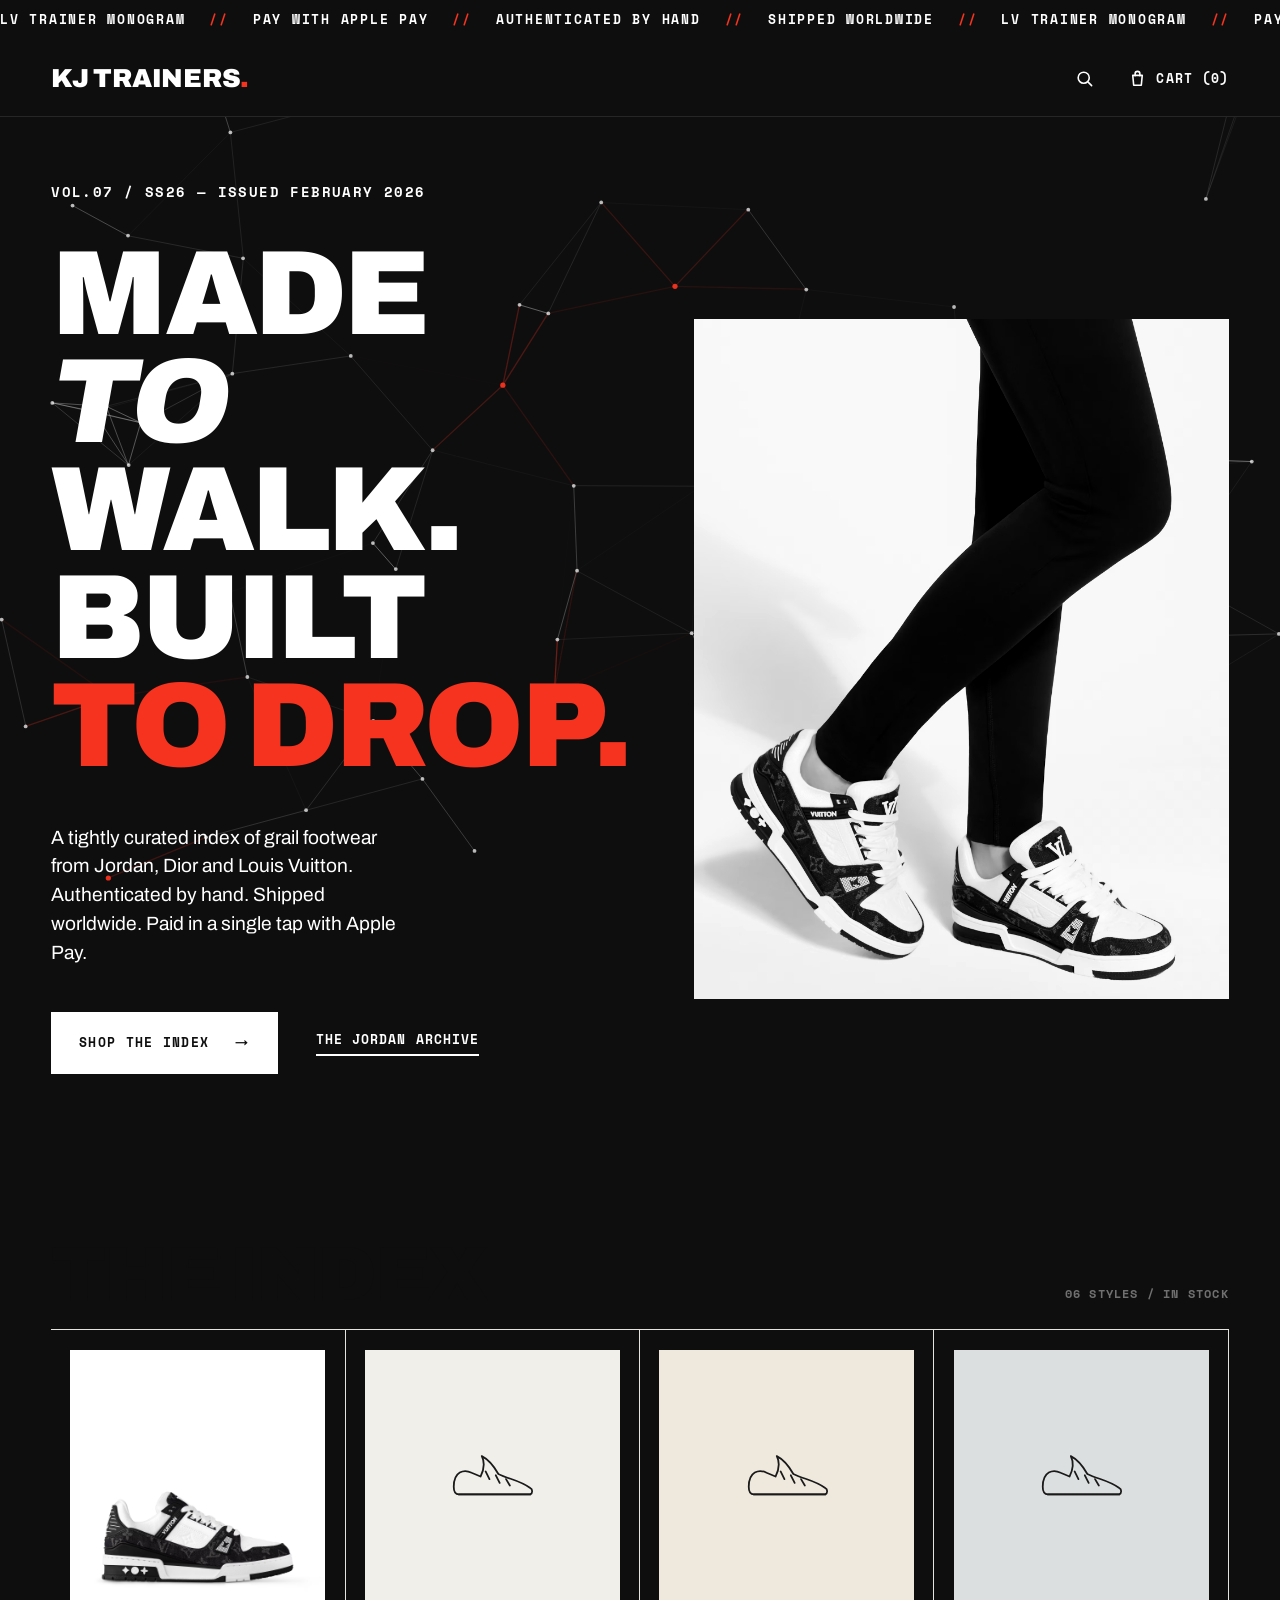
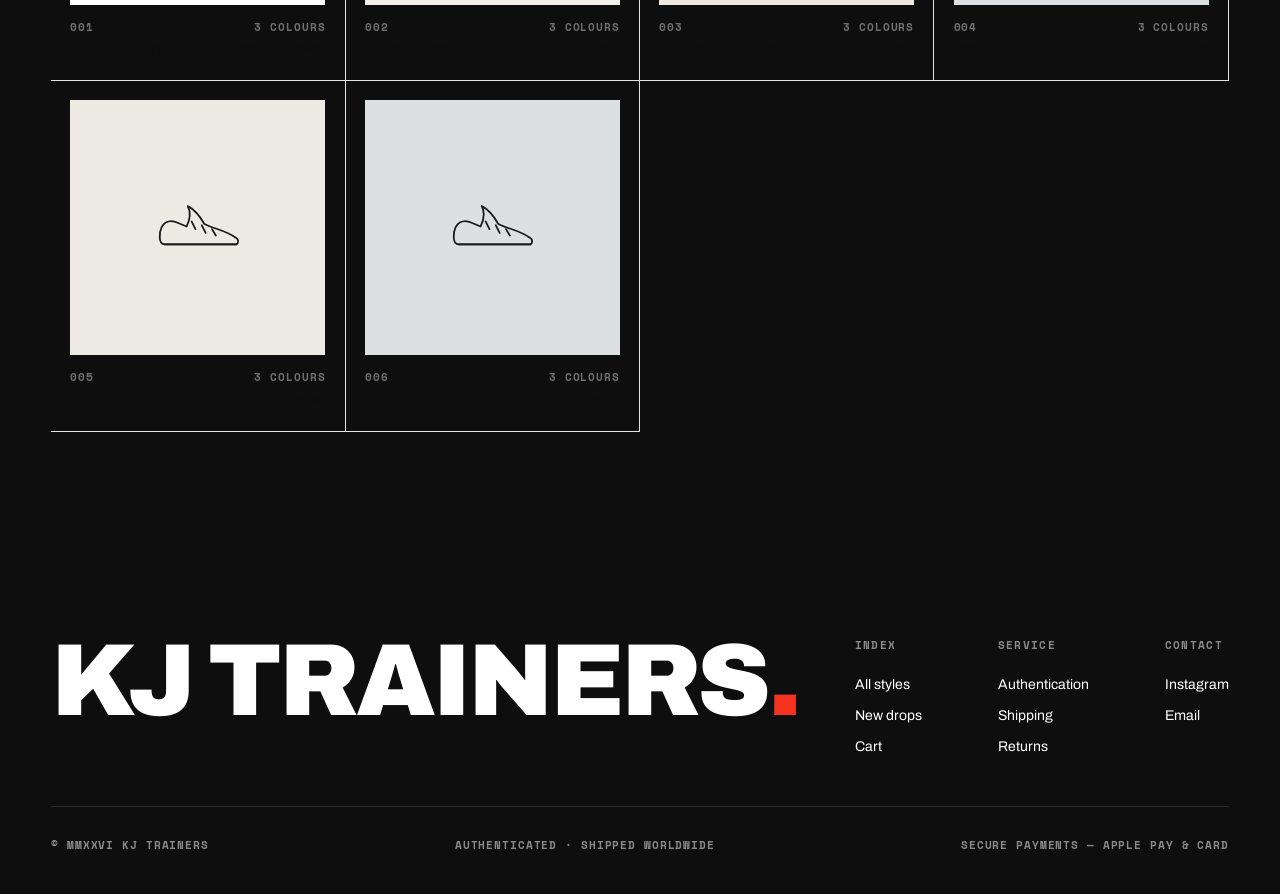
<file: index.html>
<!DOCTYPE html>
<html lang="en">
<head>
  <meta charset="UTF-8">
  <meta name="viewport" content="width=device-width, initial-scale=1">
  <title>KJ TRAINERS — Grail Footwear, Authenticated</title>
  <link rel="preconnect" href="https://fonts.googleapis.com">
  <link rel="preconnect" href="https://fonts.gstatic.com" crossorigin>
  <link href="https://fonts.googleapis.com/css2?family=Archivo:ital,wght@0,400;0,500;0,700;0,800;0,900;1,800;1,900&family=Space+Mono:wght@400;700&display=swap" rel="stylesheet">
  <link rel="stylesheet" href="css/home.css?v=4">
</head>
<body>
  <canvas class="bg-canvas" id="bg-canvas" aria-hidden="true"></canvas>

  <div class="ticker" aria-hidden="true">
    <div class="ticker-track">
      <div class="ticker-group">
        <span>LV Trainer Monogram</span><span class="sep">//</span>
        <span>Pay with Apple Pay</span><span class="sep">//</span>
        <span>Authenticated by hand</span><span class="sep">//</span>
        <span>Shipped worldwide</span><span class="sep">//</span>
      </div>
      <div class="ticker-group">
        <span>LV Trainer Monogram</span><span class="sep">//</span>
        <span>Pay with Apple Pay</span><span class="sep">//</span>
        <span>Authenticated by hand</span><span class="sep">//</span>
        <span>Shipped worldwide</span><span class="sep">//</span>
      </div>
    </div>
  </div>

  <header class="kjheader">
    <div class="kjheader-inner">
      <a class="brand" href="index.html">KJ&nbsp;Trainers<span class="dot">.</span></a>
      <div class="kjheader-actions">
        <button class="icon-btn" aria-label="Search">
          <svg width="19" height="19" viewBox="0 0 24 24" fill="none" stroke="currentColor" stroke-width="2" stroke-linecap="round">
            <circle cx="11" cy="11" r="7"/><line x1="21" y1="21" x2="16.6" y2="16.6"/>
          </svg>
        </button>
        <a class="cart-link" href="cart.html">
          <svg width="19" height="19" viewBox="0 0 24 24" fill="none" stroke="currentColor" stroke-width="2" stroke-linecap="round" stroke-linejoin="round">
            <path d="M6 8h12l-1.2 12.5H7.2L6 8z"/><path d="M9 8.5V6a3 3 0 0 1 6 0v2.5"/>
          </svg>
          <span>Cart (<span data-cart-count>0</span>)</span>
        </a>
      </div>
    </div>
  </header>

  <main>
    <section class="hero">
      <div class="hero-text">
        <p class="hero-meta" data-reveal>Vol.07 / SS26 &mdash; Issued February 2026</p>
        <h1 class="hero-headline" data-reveal>Made<br><em>To</em> Walk.<br>Built<br><span class="accent">To Drop.</span></h1>
        <p class="hero-lede" data-reveal>A tightly curated index of grail footwear from Jordan, Dior and Louis Vuitton. Authenticated by hand. Shipped worldwide. Paid in a single tap with Apple Pay.</p>
        <div class="hero-actions" data-reveal>
          <a class="btn" href="shop.html">Shop the index <span class="arrow">&rarr;</span></a>
          <a class="ulink" href="shop.html">The Jordan Archive</a>
        </div>
      </div>
      <figure class="hero-figure" data-reveal>
        <img src="images/black-worn.jpg" alt="KJ Trainers — worn on foot">
      </figure>
    </section>

    <section class="index">
      <div class="index-head">
        <h2 data-reveal>The Index</h2>
        <span class="mono" data-reveal>06 Styles / In Stock</span>
      </div>
      <div class="grid" data-grid></div>
    </section>
  </main>

  <footer class="kjfooter">
    <div class="kjfooter-top">
      <div class="kjfooter-brand">KJ Trainers<span class="dot">.</span></div>
      <div class="kjfooter-cols">
        <div class="fcol">
          <h4>Index</h4>
          <a href="shop.html">All styles</a>
          <a href="shop.html">New drops</a>
          <a href="cart.html">Cart</a>
        </div>
        <div class="fcol">
          <h4>Service</h4>
          <a href="#">Authentication</a>
          <a href="#">Shipping</a>
          <a href="#">Returns</a>
        </div>
        <div class="fcol">
          <h4>Contact</h4>
          <a href="#">Instagram</a>
          <a href="#">Email</a>
        </div>
      </div>
    </div>
    <div class="kjfooter-bottom">
      <span>&copy; MMXXVI KJ Trainers</span>
      <span>Authenticated &middot; Shipped Worldwide</span>
      <span>Secure payments &mdash; Apple Pay &amp; Card</span>
    </div>
  </footer>

  <script src="js/products.js?v=5"></script>
  <script src="js/ui.js?v=5"></script>
  <script src="js/reveal.js?v=5"></script>
  <script src="js/animation.js?v=10"></script>
  <script>
    (function () {
      function card(p, i) {
        var idx = String(i + 1).padStart(3, '0');
        var n = p.colors.length;
        return '<a class="card" href="product.html?id=' + p.id + '" data-reveal>' +
          '<div class="card-frame">' + mainVisual(p) + '</div>' +
          '<div class="card-meta"><span>' + idx + '</span>' +
          '<span>' + n + ' Colour' + (n > 1 ? 's' : '') + '</span></div>' +
          '<div class="card-row"><span class="card-name">' + p.name + '</span>' +
          '<span class="card-price">' + money(p.price) + '</span></div>' +
        '</a>';
      }
      document.querySelector('[data-grid]').innerHTML =
        PRODUCTS.map(function (p, i) { return card(p, i); }).join('');
      if (window.revealScan) window.revealScan();
    })();
  </script>
</body>
</html>
</file>
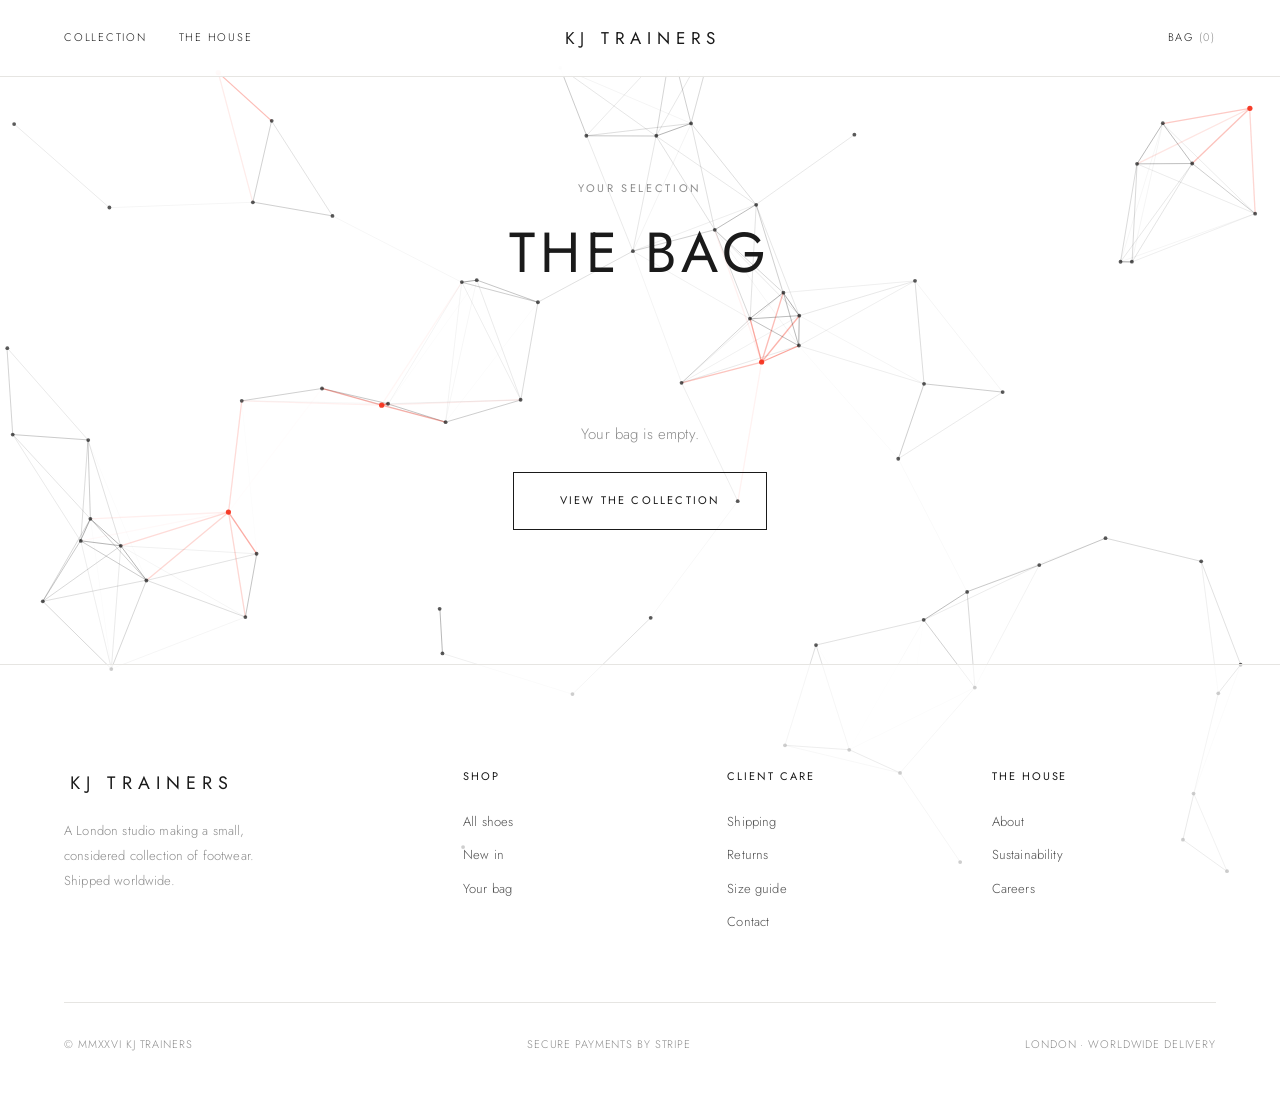
<file: cart.html>
<!DOCTYPE html>
<html lang="en">
<head>
  <meta charset="UTF-8">
  <meta name="viewport" content="width=device-width, initial-scale=1">
  <title>Bag — KJ TRAINERS</title>
  <link rel="preconnect" href="https://fonts.googleapis.com">
  <link rel="preconnect" href="https://fonts.gstatic.com" crossorigin>
  <link href="https://fonts.googleapis.com/css2?family=Jost:wght@300;400;500&display=swap" rel="stylesheet">
  <link rel="stylesheet" href="css/style.css?v=6">
</head>
<body>
  <canvas class="bg-canvas" id="bg-canvas" aria-hidden="true"></canvas>

  <header class="site-header">
    <div class="header-inner container">
      <div class="header-left">
        <a class="nav-link" href="shop.html">Collection</a>
        <a class="nav-link" href="index.html#about">The House</a>
        <button class="nav-toggle" aria-label="Menu" data-nav-toggle><span></span><span></span></button>
      </div>
      <a class="brand" href="index.html">KJ TRAINERS</a>
      <div class="header-right">
        <a class="nav-link" href="cart.html">Bag <span>(<span data-cart-count>0</span>)</span></a>
      </div>
    </div>
    <nav class="nav-menu" data-nav>
      <a class="nav-link" href="shop.html">Collection</a>
      <a class="nav-link" href="index.html#about">The House</a>
      <a class="nav-link" href="cart.html">Bag</a>
    </nav>
  </header>

  <main>
    <div class="container page-head">
      <span class="eyebrow" data-reveal>Your Selection</span>
      <h1 class="page-title" data-reveal style="transition-delay:90ms">The Bag</h1>
    </div>
    <div class="container" data-cart></div>
  </main>

  <footer class="site-footer">
    <div class="container">
      <div class="footer-top">
        <div class="footer-brand">
          <span class="brand">KJ TRAINERS</span>
          <p>A London studio making a small,<br>considered collection of footwear.<br>Shipped worldwide.</p>
        </div>
        <div class="footer-col">
          <h4>Shop</h4>
          <a href="shop.html">All shoes</a>
          <a href="shop.html">New in</a>
          <a href="cart.html">Your bag</a>
        </div>
        <div class="footer-col">
          <h4>Client Care</h4>
          <a href="#">Shipping</a>
          <a href="#">Returns</a>
          <a href="#">Size guide</a>
          <a href="#">Contact</a>
        </div>
        <div class="footer-col">
          <h4>The House</h4>
          <a href="index.html#about">About</a>
          <a href="#">Sustainability</a>
          <a href="#">Careers</a>
        </div>
      </div>
      <div class="footer-bottom">
        <p>&copy; MMXXVI KJ Trainers</p>
        <p>Secure payments by Stripe</p>
        <p>London &middot; Worldwide delivery</p>
      </div>
    </div>
  </footer>

  <script src="js/products.js?v=5"></script>
  <script src="js/ui.js?v=5"></script>
  <script src="js/reveal.js?v=5"></script>
  <script src="js/animation.js?v=10"></script>
  <script src="js/cart.js?v=5"></script>
</body>
</html>
</file>
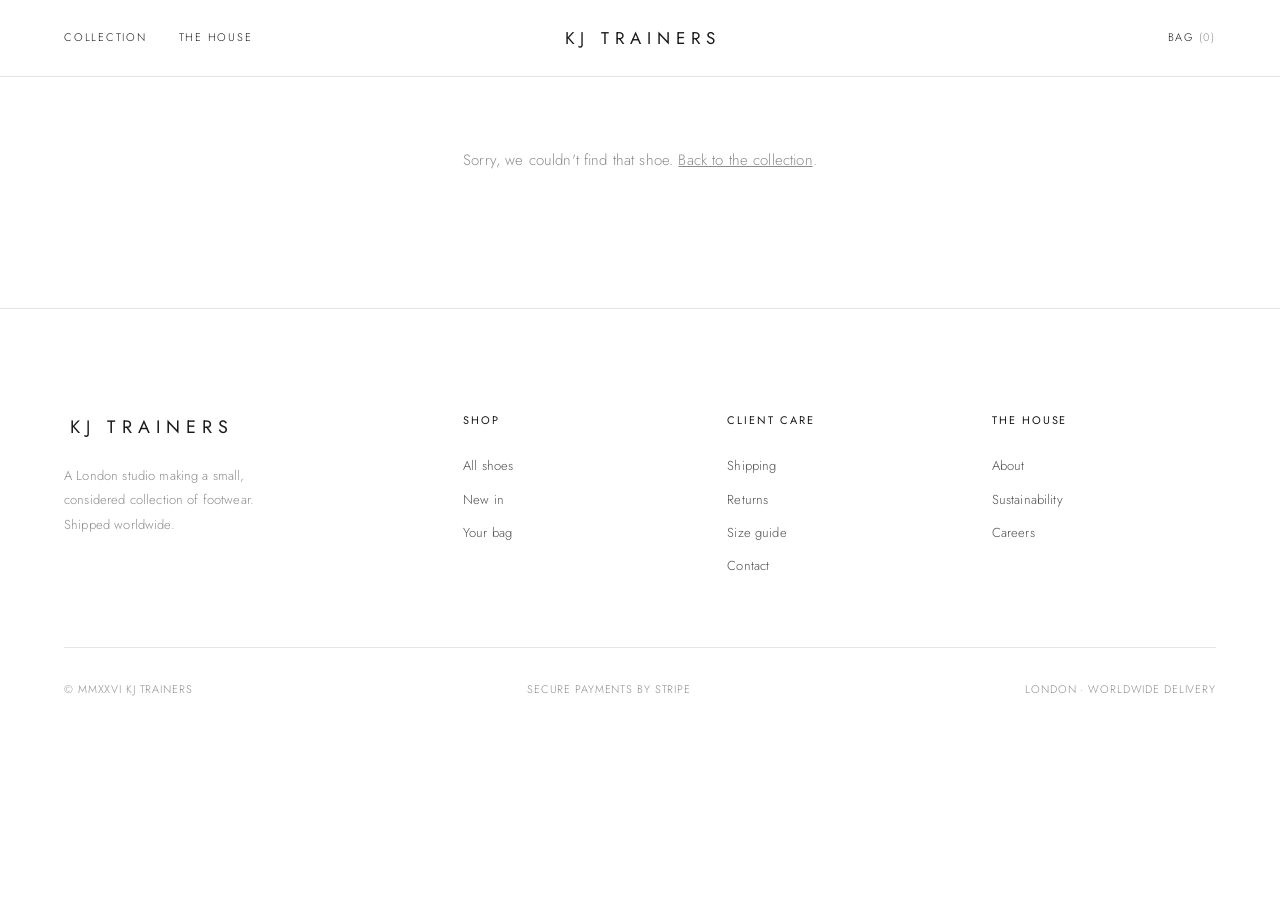
<file: product.html>
<!DOCTYPE html>
<html lang="en">
<head>
  <meta charset="UTF-8">
  <meta name="viewport" content="width=device-width, initial-scale=1">
  <title>Product — KJ TRAINERS</title>
  <link rel="preconnect" href="https://fonts.googleapis.com">
  <link rel="preconnect" href="https://fonts.gstatic.com" crossorigin>
  <link href="https://fonts.googleapis.com/css2?family=Jost:wght@300;400;500&display=swap" rel="stylesheet">
  <link rel="stylesheet" href="css/style.css?v=6">
</head>
<body>
  <canvas class="bg-canvas" id="bg-canvas" aria-hidden="true"></canvas>

  <header class="site-header">
    <div class="header-inner container">
      <div class="header-left">
        <a class="nav-link" href="shop.html">Collection</a>
        <a class="nav-link" href="index.html#about">The House</a>
        <button class="nav-toggle" aria-label="Menu" data-nav-toggle><span></span><span></span></button>
      </div>
      <a class="brand" href="index.html">KJ TRAINERS</a>
      <div class="header-right">
        <a class="nav-link" href="cart.html">Bag <span>(<span data-cart-count>0</span>)</span></a>
      </div>
    </div>
    <nav class="nav-menu" data-nav>
      <a class="nav-link" href="shop.html">Collection</a>
      <a class="nav-link" href="index.html#about">The House</a>
      <a class="nav-link" href="cart.html">Bag</a>
    </nav>
  </header>

  <main class="container" data-pdp></main>

  <footer class="site-footer">
    <div class="container">
      <div class="footer-top">
        <div class="footer-brand">
          <span class="brand">KJ TRAINERS</span>
          <p>A London studio making a small,<br>considered collection of footwear.<br>Shipped worldwide.</p>
        </div>
        <div class="footer-col">
          <h4>Shop</h4>
          <a href="shop.html">All shoes</a>
          <a href="shop.html">New in</a>
          <a href="cart.html">Your bag</a>
        </div>
        <div class="footer-col">
          <h4>Client Care</h4>
          <a href="#">Shipping</a>
          <a href="#">Returns</a>
          <a href="#">Size guide</a>
          <a href="#">Contact</a>
        </div>
        <div class="footer-col">
          <h4>The House</h4>
          <a href="index.html#about">About</a>
          <a href="#">Sustainability</a>
          <a href="#">Careers</a>
        </div>
      </div>
      <div class="footer-bottom">
        <p>&copy; MMXXVI KJ Trainers</p>
        <p>Secure payments by Stripe</p>
        <p>London &middot; Worldwide delivery</p>
      </div>
    </div>
  </footer>

  <script src="js/products.js?v=5"></script>
  <script src="js/ui.js?v=5"></script>
  <script src="js/reveal.js?v=5"></script>
  <script src="js/animation.js?v=10"></script>
  <script src="js/product.js?v=6"></script>
</body>
</html>
</file>
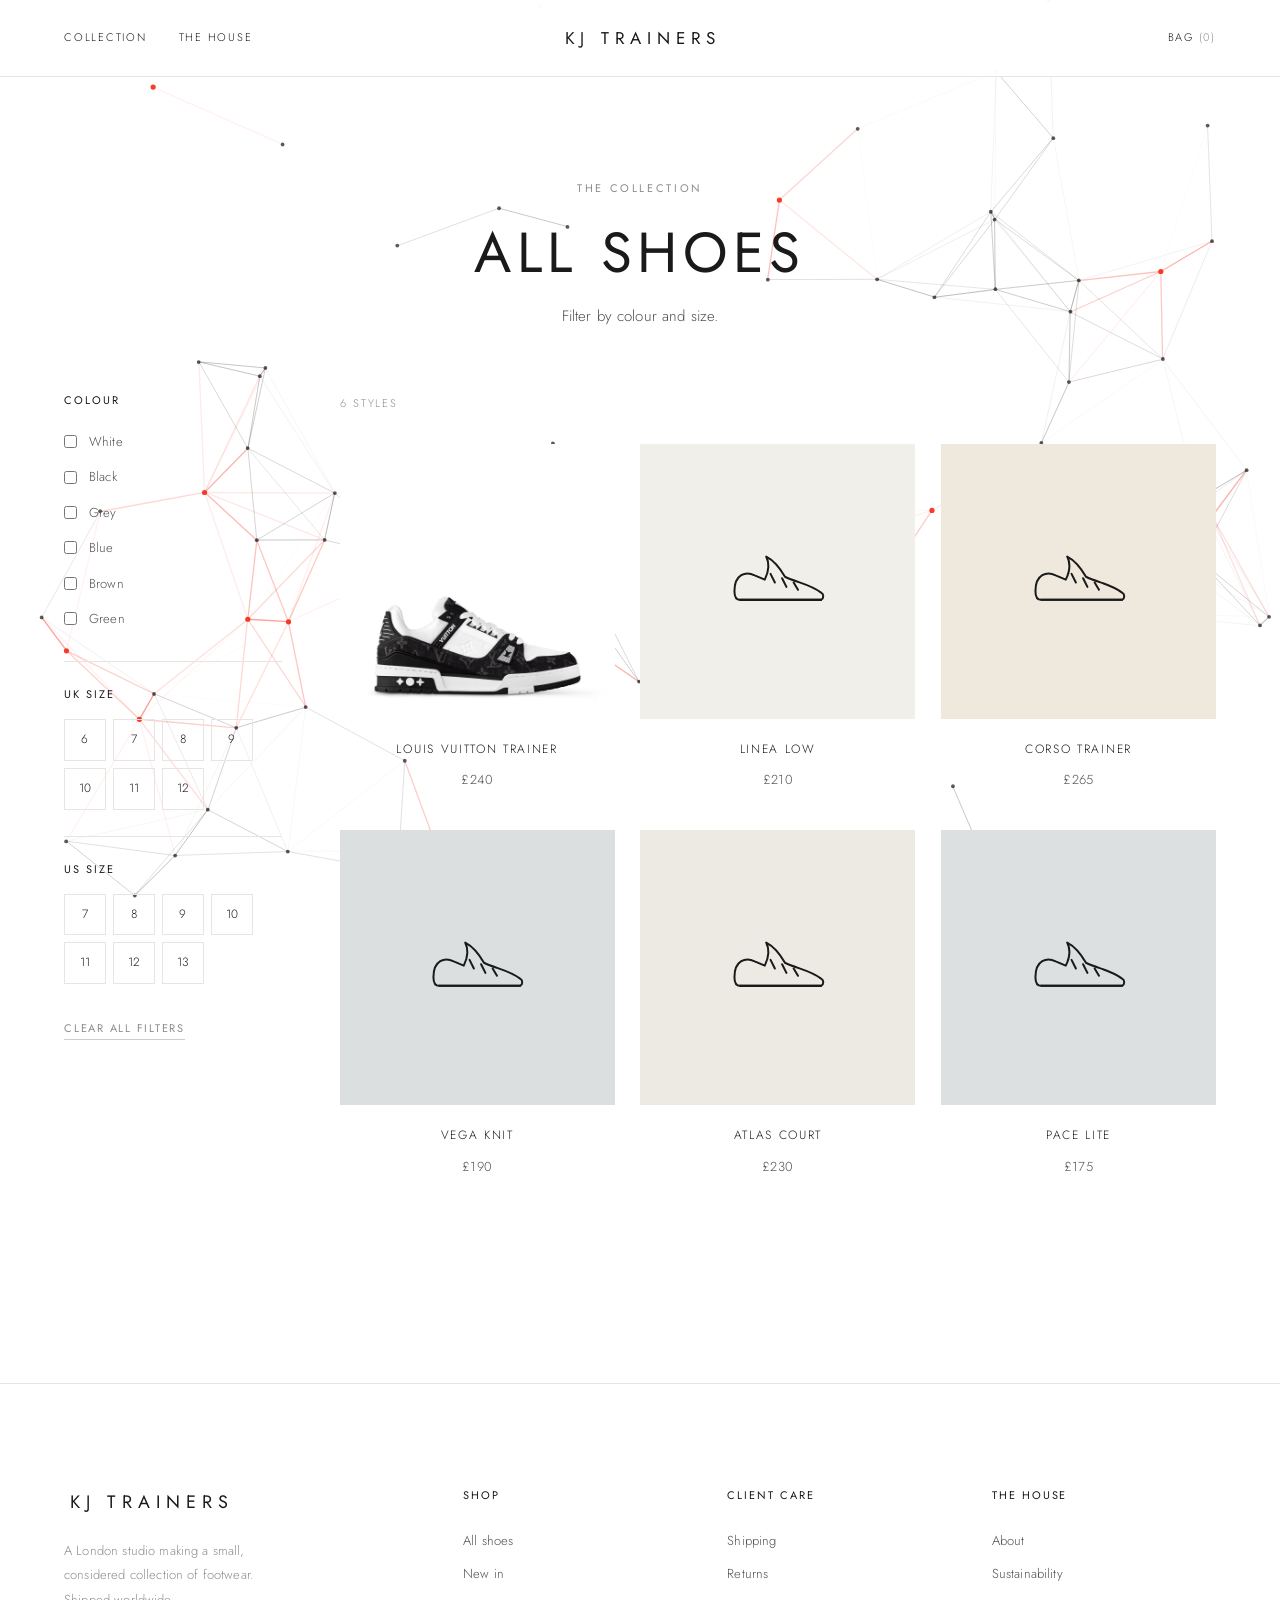
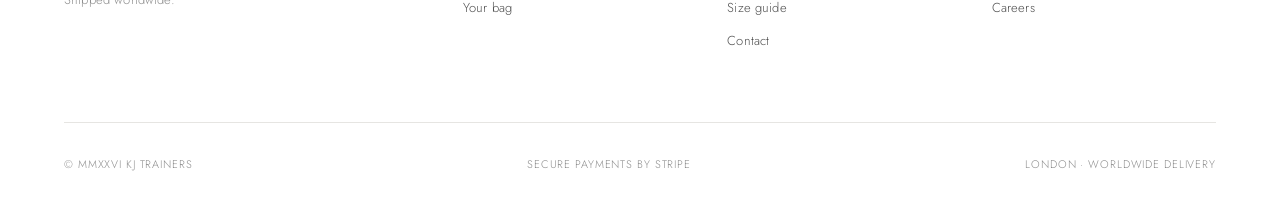
<file: shop.html>
<!DOCTYPE html>
<html lang="en">
<head>
  <meta charset="UTF-8">
  <meta name="viewport" content="width=device-width, initial-scale=1">
  <title>Collection — KJ TRAINERS</title>
  <link rel="preconnect" href="https://fonts.googleapis.com">
  <link rel="preconnect" href="https://fonts.gstatic.com" crossorigin>
  <link href="https://fonts.googleapis.com/css2?family=Jost:wght@300;400;500&display=swap" rel="stylesheet">
  <link rel="stylesheet" href="css/style.css?v=6">
</head>
<body>
  <canvas class="bg-canvas" id="bg-canvas" aria-hidden="true"></canvas>

  <header class="site-header">
    <div class="header-inner container">
      <div class="header-left">
        <a class="nav-link" href="shop.html">Collection</a>
        <a class="nav-link" href="index.html#about">The House</a>
        <button class="nav-toggle" aria-label="Menu" data-nav-toggle><span></span><span></span></button>
      </div>
      <a class="brand" href="index.html">KJ TRAINERS</a>
      <div class="header-right">
        <a class="nav-link" href="cart.html">Bag <span>(<span data-cart-count>0</span>)</span></a>
      </div>
    </div>
    <nav class="nav-menu" data-nav>
      <a class="nav-link" href="shop.html">Collection</a>
      <a class="nav-link" href="index.html#about">The House</a>
      <a class="nav-link" href="cart.html">Bag</a>
    </nav>
  </header>

  <main>
    <div class="container page-head">
      <span class="eyebrow" data-reveal>The Collection</span>
      <h1 class="page-title" data-reveal style="transition-delay:90ms">All Shoes</h1>
      <p class="page-sub" data-reveal style="transition-delay:170ms">Filter by colour and size.</p>
    </div>

    <div class="container">
      <button class="btn filter-toggle" data-filter-toggle>Filters</button>
      <div class="shop-layout">
        <aside class="filters">
          <div class="filter-group">
            <h3>Colour</h3>
            <div class="filter-list">
              <label><input type="checkbox" data-filter="color" value="White"> White</label>
              <label><input type="checkbox" data-filter="color" value="Black"> Black</label>
              <label><input type="checkbox" data-filter="color" value="Grey"> Grey</label>
              <label><input type="checkbox" data-filter="color" value="Blue"> Blue</label>
              <label><input type="checkbox" data-filter="color" value="Brown"> Brown</label>
              <label><input type="checkbox" data-filter="color" value="Green"> Green</label>
            </div>
          </div>

          <div class="filter-group">
            <h3>UK Size</h3>
            <div class="chip-row">
              <label class="chip"><input type="checkbox" data-filter="uk" value="6"><span>6</span></label>
              <label class="chip"><input type="checkbox" data-filter="uk" value="7"><span>7</span></label>
              <label class="chip"><input type="checkbox" data-filter="uk" value="8"><span>8</span></label>
              <label class="chip"><input type="checkbox" data-filter="uk" value="9"><span>9</span></label>
              <label class="chip"><input type="checkbox" data-filter="uk" value="10"><span>10</span></label>
              <label class="chip"><input type="checkbox" data-filter="uk" value="11"><span>11</span></label>
              <label class="chip"><input type="checkbox" data-filter="uk" value="12"><span>12</span></label>
            </div>
          </div>

          <div class="filter-group">
            <h3>US Size</h3>
            <div class="chip-row">
              <label class="chip"><input type="checkbox" data-filter="us" value="7"><span>7</span></label>
              <label class="chip"><input type="checkbox" data-filter="us" value="8"><span>8</span></label>
              <label class="chip"><input type="checkbox" data-filter="us" value="9"><span>9</span></label>
              <label class="chip"><input type="checkbox" data-filter="us" value="10"><span>10</span></label>
              <label class="chip"><input type="checkbox" data-filter="us" value="11"><span>11</span></label>
              <label class="chip"><input type="checkbox" data-filter="us" value="12"><span>12</span></label>
              <label class="chip"><input type="checkbox" data-filter="us" value="13"><span>13</span></label>
            </div>
          </div>

          <button class="link-btn clear-btn" data-clear>Clear all filters</button>
        </aside>

        <div>
          <div class="shop-meta" data-count></div>
          <div class="product-grid" data-grid></div>
          <p class="empty" data-empty hidden>No shoes match these filters.</p>
        </div>
      </div>
    </div>
  </main>

  <footer class="site-footer">
    <div class="container">
      <div class="footer-top">
        <div class="footer-brand">
          <span class="brand">KJ TRAINERS</span>
          <p>A London studio making a small,<br>considered collection of footwear.<br>Shipped worldwide.</p>
        </div>
        <div class="footer-col">
          <h4>Shop</h4>
          <a href="shop.html">All shoes</a>
          <a href="shop.html">New in</a>
          <a href="cart.html">Your bag</a>
        </div>
        <div class="footer-col">
          <h4>Client Care</h4>
          <a href="#">Shipping</a>
          <a href="#">Returns</a>
          <a href="#">Size guide</a>
          <a href="#">Contact</a>
        </div>
        <div class="footer-col">
          <h4>The House</h4>
          <a href="index.html#about">About</a>
          <a href="#">Sustainability</a>
          <a href="#">Careers</a>
        </div>
      </div>
      <div class="footer-bottom">
        <p>&copy; MMXXVI KJ Trainers</p>
        <p>Secure payments by Stripe</p>
        <p>London &middot; Worldwide delivery</p>
      </div>
    </div>
  </footer>

  <script src="js/products.js?v=5"></script>
  <script src="js/ui.js?v=5"></script>
  <script src="js/reveal.js?v=5"></script>
  <script src="js/animation.js?v=10"></script>
  <script src="js/shop.js?v=5"></script>
</body>
</html>
</file>
<file: css/home.css>
/* KJ TRAINERS — homepage. Bold streetwear index aesthetic:
   heavy grotesk headlines, monospace labels, red accent, ticker. */

:root {
  --bg: #ffffff;
  --ink: #0e0e0e;
  --muted: #707070;
  --line: #e4e3e0;
  --accent: #f5331f;
  --panel: #f0efeb;
  --mono: 'Space Mono', 'Courier New', monospace;
  --sans: 'Archivo', -apple-system, BlinkMacSystemFont, sans-serif;
  --ease: cubic-bezier(0.2, 0.6, 0.2, 1);
}

* { box-sizing: border-box; margin: 0; padding: 0; }

html { background: #0e0e0e; -webkit-text-size-adjust: 100%; }

body {
  background: transparent;
  color: var(--ink);
  font-family: var(--sans);
  font-weight: 400;
  font-size: 16px;
  line-height: 1.5;
  -webkit-font-smoothing: antialiased;
  overflow-x: hidden;
}

a { color: inherit; }
img { max-width: 100%; display: block; }

.bg-canvas { position: fixed; inset: 0; z-index: -1; pointer-events: none; }

/* ---------- Ticker ---------- */
.ticker {
  background: var(--ink);
  color: #fff;
  overflow: hidden;
  border-bottom: 1px solid var(--ink);
}
.ticker-track {
  display: flex;
  width: max-content;
  animation: ticker 32s linear infinite;
}
.ticker-group { display: flex; align-items: center; flex-shrink: 0; }
.ticker-group span {
  font-family: var(--mono);
  font-size: 12.5px;
  font-weight: 700;
  letter-spacing: 0.14em;
  text-transform: uppercase;
  padding: 11px 0;
  white-space: nowrap;
}
.ticker-group .sep { color: var(--accent); padding: 0 24px; }
@keyframes ticker { from { transform: translateX(0); } to { transform: translateX(-50%); } }

/* ---------- Header ---------- */
.kjheader {
  position: sticky;
  top: 0;
  z-index: 60;
  background: #0e0e0e;
  border-bottom: 1px solid #262626;
}
.kjheader-inner {
  display: flex;
  align-items: center;
  justify-content: space-between;
  height: 74px;
  padding: 0 clamp(20px, 4vw, 56px);
}
.brand {
  font-family: var(--sans);
  font-weight: 900;
  font-size: clamp(20px, 2.6vw, 26px);
  letter-spacing: -0.01em;
  text-transform: uppercase;
  text-decoration: none;
  color: #ffffff;
}
.brand .dot { color: var(--accent); }
.kjheader-actions { display: flex; align-items: center; gap: clamp(16px, 2.5vw, 30px); }
.icon-btn {
  background: none; border: none; cursor: pointer;
  color: #ffffff; display: flex; padding: 4px;
}
.cart-link {
  display: flex; align-items: center; gap: 9px;
  font-family: var(--mono);
  font-size: 13px; font-weight: 700;
  letter-spacing: 0.08em; text-transform: uppercase;
  text-decoration: none; color: #ffffff;
}
.cart-link:hover { color: var(--accent); }

/* ---------- Buttons ---------- */
.btn {
  display: inline-flex;
  align-items: center;
  gap: 26px;
  background: #ffffff;
  color: #0e0e0e;
  font-family: var(--mono);
  font-size: 13px; font-weight: 700;
  letter-spacing: 0.1em; text-transform: uppercase;
  padding: 21px 28px;
  text-decoration: none;
  border: none; cursor: pointer;
  transition: background 0.3s var(--ease), color 0.3s var(--ease);
}
.btn .arrow { font-family: var(--sans); }
.btn:hover { background: var(--accent); color: #ffffff; }
.ulink {
  font-family: var(--mono);
  font-size: 13px; font-weight: 700;
  letter-spacing: 0.08em; text-transform: uppercase;
  text-decoration: none; color: #ffffff;
  border-bottom: 2px solid #ffffff;
  padding-bottom: 4px;
  transition: color 0.3s var(--ease), border-color 0.3s var(--ease);
}
.ulink:hover { color: var(--accent); border-color: var(--accent); }

/* ---------- Reveal ---------- */
[data-reveal] {
  opacity: 0;
  transform: translateY(26px);
  transition: opacity 0.9s var(--ease), transform 0.9s var(--ease);
}
[data-reveal].is-visible { opacity: 1; transform: none; }

/* ---------- Hero ---------- */
.hero {
  display: grid;
  grid-template-columns: 1.05fr 0.95fr;
  gap: clamp(30px, 4vw, 70px);
  align-items: center;
  padding: clamp(34px, 5vw, 70px) clamp(20px, 4vw, 56px) clamp(56px, 8vw, 104px);
}
.hero-meta {
  font-family: var(--mono);
  font-size: clamp(12px, 1.2vw, 14px);
  font-weight: 700;
  letter-spacing: 0.1em;
  text-transform: uppercase;
  color: #ffffff;
  margin-bottom: clamp(22px, 3vw, 40px);
}
.hero-headline {
  font-weight: 900;
  text-transform: uppercase;
  font-size: clamp(56px, 12vw, 120px);
  line-height: 0.9;
  letter-spacing: -0.03em;
  color: #ffffff;
  margin-bottom: clamp(26px, 3.4vw, 44px);
}
.hero-headline em { font-style: italic; }
.hero-headline .accent { color: var(--accent); }
.hero-lede {
  font-size: clamp(16px, 1.5vw, 21px);
  line-height: 1.5;
  color: #ffffff;
  max-width: 33ch;
  margin-bottom: clamp(28px, 3.5vw, 46px);
}
.hero-actions {
  display: flex;
  align-items: center;
  gap: clamp(22px, 3vw, 46px);
  flex-wrap: wrap;
  margin-bottom: clamp(40px, 5vw, 76px);
}
.hero-figure { margin: 0; }
.hero-figure img {
  width: 100%;
  height: clamp(380px, 56vw, 680px);
  object-fit: cover;
  object-position: center 60%;
  filter: grayscale(1) contrast(1.06);
}

/* ---------- Product visual (placeholder / photo) ---------- */
.visual {
  position: relative;
  width: 100%;
  aspect-ratio: 1 / 1;
  display: flex; align-items: center; justify-content: center;
  overflow: hidden;
  background: var(--panel);
}
.visual-icon { width: 40%; }
.visual-icon svg { width: 100%; height: auto; }
.visual-label { display: none; }
.visual--photo { background: #fff; }
.visual--photo img { width: 100%; height: 100%; object-fit: cover; }
.visual--photo .visual-fallback { display: none; }
.visual--photo.img-broken { background: var(--panel); }
.visual--photo.img-broken img { display: none; }
.visual--photo.img-broken .visual-fallback { display: block; width: 40%; color: var(--ink); }

/* ---------- The Index (product grid) ---------- */
.index { padding: 0 clamp(20px, 4vw, 56px) clamp(70px, 9vw, 130px); }
.index-head {
  display: flex;
  align-items: flex-end;
  justify-content: space-between;
  gap: 20px;
  border-bottom: 2px solid var(--ink);
  padding-bottom: 18px;
  margin-bottom: clamp(0px, 0vw, 0px);
}
.index-head h2 {
  font-weight: 900;
  text-transform: uppercase;
  font-size: clamp(38px, 6vw, 86px);
  line-height: 0.9;
  letter-spacing: -0.03em;
}
.index-head .mono {
  font-family: var(--mono);
  font-size: 12px; font-weight: 700;
  letter-spacing: 0.1em; text-transform: uppercase;
  color: var(--muted);
  white-space: nowrap;
  padding-bottom: 6px;
}
.grid {
  display: grid;
  grid-template-columns: repeat(auto-fill, minmax(260px, 1fr));
  border-top: 1px solid var(--line);
}
.card {
  display: flex;
  flex-direction: column;
  text-decoration: none;
  color: inherit;
  padding: clamp(16px, 1.5vw, 24px);
  border-right: 1px solid var(--line);
  border-bottom: 1px solid var(--line);
  transition: background 0.3s var(--ease);
}
.card:hover { background: var(--panel); }
.card-meta {
  display: flex;
  justify-content: space-between;
  font-family: var(--mono);
  font-size: 11px; font-weight: 700;
  letter-spacing: 0.08em; text-transform: uppercase;
  color: var(--muted);
  margin: 14px 0 4px;
}
.card-row {
  display: flex;
  justify-content: space-between;
  align-items: baseline;
  gap: 12px;
}
.card-name {
  font-weight: 800;
  text-transform: uppercase;
  font-size: 14.5px;
  letter-spacing: -0.01em;
}
.card:hover .card-name { color: var(--accent); }
.card-price { font-family: var(--mono); font-size: 13px; }

/* ---------- Footer ---------- */
.kjfooter {
  background: var(--ink);
  color: #fff;
  padding: clamp(52px, 7vw, 96px) clamp(20px, 4vw, 56px) 40px;
}
.kjfooter-top {
  display: flex;
  justify-content: space-between;
  flex-wrap: wrap;
  gap: 44px;
  padding-bottom: 44px;
  border-bottom: 1px solid #2b2b2b;
}
.kjfooter-brand {
  font-weight: 900;
  text-transform: uppercase;
  font-size: clamp(44px, 8vw, 104px);
  line-height: 0.86;
  letter-spacing: -0.03em;
}
.kjfooter-brand .dot { color: var(--accent); }
.kjfooter-cols { display: flex; gap: clamp(36px, 6vw, 76px); }
.fcol h4 {
  font-family: var(--mono);
  font-size: 11px; font-weight: 700;
  letter-spacing: 0.12em; text-transform: uppercase;
  color: #8a8a8a;
  margin-bottom: 16px;
}
.fcol a {
  display: block;
  text-decoration: none;
  font-size: 14px;
  padding: 5px 0;
  transition: color 0.3s var(--ease);
}
.fcol a:hover { color: var(--accent); }
.kjfooter-bottom {
  display: flex;
  justify-content: space-between;
  flex-wrap: wrap;
  gap: 14px 30px;
  padding-top: 30px;
  font-family: var(--mono);
  font-size: 11px; font-weight: 700;
  letter-spacing: 0.08em; text-transform: uppercase;
  color: #8a8a8a;
}

/* ---------- Responsive ---------- */
@media (max-width: 900px) {
  .hero { grid-template-columns: 1fr; }
  .hero-figure img { height: clamp(360px, 70vw, 560px); }
}

@media (max-width: 720px) {
  .kjheader-inner { height: 62px; }
  .hero-figure img { object-position: center 55%; }
  .index-head { flex-direction: column; align-items: flex-start; gap: 10px; }
  .kjfooter-top { flex-direction: column; gap: 36px; }
  .kjfooter-cols { gap: 40px; flex-wrap: wrap; }
}

@media (prefers-reduced-motion: reduce) {
  [data-reveal] { transition: none; opacity: 1; transform: none; }
  .ticker-track { animation: none; }
}
</file>
<file: css/style.css>
/* MERIDIAN — Louis Vuitton-inspired luxury footwear store.
   White ground, geometric sans (Futura family), uppercase tracked type,
   full-bleed imagery, editorial footer. Rolls-Royce pacing: slow reveals. */

:root {
  --bg: #ffffff;
  --ink: #1a1a1a;
  --soft-ink: #4f4f4f;
  --muted: #8c8c8c;
  --line: #e6e5e2;
  --line-strong: #cfcdc7;
  --panel: #f1efea;       /* soft ground behind product imagery */
  --maxw: 1400px;
  --ease: cubic-bezier(0.22, 0.61, 0.18, 1);
}

* { box-sizing: border-box; margin: 0; padding: 0; }

html { background: var(--bg); -webkit-text-size-adjust: 100%; }

body {
  background: transparent;
  color: var(--ink);
  font-family: 'Jost', 'Futura', 'Century Gothic', -apple-system, sans-serif;
  font-weight: 300;
  font-size: 15px;
  line-height: 1.8;
  letter-spacing: 0.01em;
  -webkit-font-smoothing: antialiased;
  overflow-x: hidden;
}

h1, h2, h3 {
  font-family: 'Jost', sans-serif;
  font-weight: 400;
  text-transform: uppercase;
  letter-spacing: 0.1em;
  line-height: 1.2;
}

a { color: inherit; }
img { max-width: 100%; display: block; }

.container {
  max-width: var(--maxw);
  margin: 0 auto;
  padding: 0 clamp(22px, 5vw, 80px);
}

/* Background canvas — geometric animation across the whole site */
.bg-canvas { position: fixed; inset: 0; z-index: -1; pointer-events: none; }

/* ---------- Header (LV: nav left · logo centre · utility right) ---------- */
.site-header {
  position: sticky;
  top: 0;
  z-index: 60;
  background: rgba(255, 255, 255, 0.92);
  backdrop-filter: blur(10px);
  border-bottom: 1px solid var(--line);
}
.header-inner {
  display: grid;
  grid-template-columns: 1fr auto 1fr;
  align-items: center;
  height: 76px;
}
.header-left { display: flex; gap: 32px; }
.header-right { display: flex; justify-content: flex-end; }
.brand {
  font-size: 17px;
  font-weight: 400;
  letter-spacing: 0.34em;
  text-decoration: none;
  text-transform: uppercase;
  padding-left: 0.34em;
  white-space: nowrap;
}
.nav-link {
  font-size: 11px;
  letter-spacing: 0.16em;
  text-transform: uppercase;
  text-decoration: none;
  color: var(--ink);
  transition: opacity 0.4s var(--ease);
}
.nav-link:hover { opacity: 0.55; }
.nav-link span { color: var(--muted); }
.nav-toggle {
  display: none;
  width: 30px; height: 30px;
  background: none; border: none; cursor: pointer;
}
.nav-toggle span { display: block; width: 21px; height: 1px; background: var(--ink); margin: 5px auto; }
.mobile-only { display: none; }
.nav-menu { display: none; }

/* ---------- Buttons & links ---------- */
.btn {
  display: inline-block;
  font-family: 'Jost', sans-serif;
  font-size: 11px; font-weight: 400;
  letter-spacing: 0.2em; text-transform: uppercase;
  padding: 18px 46px;
  border: 1px solid var(--ink);
  background: transparent;
  color: var(--ink);
  text-decoration: none;
  cursor: pointer;
  transition: background 0.5s var(--ease), color 0.5s var(--ease);
}
.btn:hover { background: var(--ink); color: var(--bg); }
.btn-fill { background: var(--ink); color: var(--bg); }
.btn-fill:hover { background: transparent; color: var(--ink); }
.btn.block { display: block; width: 100%; text-align: center; }

.text-link {
  display: inline-block;
  font-size: 11px;
  letter-spacing: 0.18em;
  text-transform: uppercase;
  text-decoration: none;
  color: inherit;
  border-bottom: 1px solid currentColor;
  padding-bottom: 4px;
  transition: opacity 0.4s var(--ease);
}
.text-link:hover { opacity: 0.55; }

.link-btn {
  background: none; border: none; padding: 0 0 3px; cursor: pointer;
  font-family: 'Jost', sans-serif;
  font-size: 11px; letter-spacing: 0.16em; text-transform: uppercase;
  color: var(--muted);
  border-bottom: 1px solid var(--line-strong);
  transition: color 0.4s var(--ease);
}
.link-btn:hover { color: var(--ink); }

.eyebrow {
  font-size: 11px;
  font-weight: 400;
  letter-spacing: 0.24em;
  text-transform: uppercase;
  color: var(--muted);
}

/* ---------- Reveal (Rolls-Royce slow rise) ---------- */
[data-reveal] {
  opacity: 0;
  transform: translateY(30px);
  transition: opacity 1.2s var(--ease), transform 1.2s var(--ease);
}
[data-reveal].is-visible { opacity: 1; transform: none; }

/* ---------- Product visual (placeholder for real photography) ---------- */
.visual {
  position: relative;
  width: 100%;
  aspect-ratio: 1 / 1;
  display: flex;
  align-items: center;
  justify-content: center;
  overflow: hidden;
}
.visual-icon { display: block; width: 42%; }
.visual-icon svg { width: 100%; height: auto; }
.visual-label {
  position: absolute;
  left: 20px; bottom: 18px;
  font-size: 10px;
  letter-spacing: 0.18em;
  text-transform: uppercase;
  opacity: 0.75;
}

/* Real product photography */
.visual--photo { background: #ffffff; }
.visual--photo img { width: 100%; height: 100%; object-fit: cover; }
.visual--photo .visual-fallback { display: none; }
.visual--photo.img-broken { background: var(--panel); }
.visual--photo.img-broken img { display: none; }
.visual--photo.img-broken .visual-fallback {
  display: block; width: 42%; color: var(--ink);
}
.pdp-figure .pg-main .visual--photo { background: #ffffff; aspect-ratio: 1 / 1; }
.pdp-figure .visual--photo img { object-fit: contain; }
/* Hero: show the whole shoe, sit it right, leave the caption clear space */
.hero-figure .visual--photo { background: #ffffff; }
.hero-figure .visual--photo img {
  object-fit: contain;
  object-position: right center;
  padding: clamp(20px, 4vw, 64px);
}

/* Product detail photo gallery */
.pg-thumbs { display: flex; flex-wrap: wrap; gap: 10px; margin-top: 12px; }
.pg-thumb {
  width: 78px; height: 78px;
  border: 1px solid var(--line);
  background: #ffffff;
  padding: 0; cursor: pointer; overflow: hidden;
  transition: border-color 0.35s var(--ease);
}
.pg-thumb img { width: 100%; height: 100%; object-fit: cover; }
.pg-thumb:hover { border-color: var(--line-strong); }
.pg-thumb.active { border-color: var(--ink); }
.pg-thumb.thumb-broken { background: var(--panel); }

/* ---------- Hero (full-bleed campaign image) ---------- */
.hero { position: relative; }
.hero-figure { position: relative; margin: 0; }
.hero-figure .visual {
  aspect-ratio: auto;
  height: clamp(500px, 86vh, 900px);
}
.hero-figure .visual-icon { width: clamp(150px, 18vw, 250px); }
.hero-caption {
  position: absolute;
  left: clamp(22px, 5vw, 80px);
  bottom: clamp(40px, 6vw, 86px);
  right: clamp(22px, 5vw, 80px);
}
.hero-caption .eyebrow { display: block; }
.hero-title {
  font-size: clamp(32px, 4.8vw, 70px);
  letter-spacing: 0.1em;
  margin: 20px 0 28px;
  max-width: 18ch;
}
.hero-caption .text-link { color: var(--ink); }

/* ---------- Sections ---------- */
.section { padding-top: clamp(80px, 11vw, 160px); padding-bottom: clamp(80px, 11vw, 160px); }
.section-head { text-align: center; margin-bottom: clamp(46px, 6vw, 84px); }
.section-head .eyebrow { display: block; margin-bottom: 18px; }
.section-title { font-size: clamp(22px, 2.6vw, 36px); letter-spacing: 0.16em; }
.section-foot { text-align: center; margin-top: clamp(46px, 5vw, 76px); }

/* ---------- Product grid + card (LV: clean, centred caption) ---------- */
.product-grid {
  display: grid;
  grid-template-columns: repeat(auto-fill, minmax(282px, 1fr));
  gap: clamp(30px, 3vw, 50px) clamp(16px, 2vw, 30px);
}
.product-card { display: block; text-decoration: none; color: inherit; }
.pc-frame { overflow: hidden; background: var(--panel); }
.pc-frame .visual-icon { transition: transform 1.5s var(--ease); }
.product-card:hover .pc-frame .visual-icon { transform: scale(1.07); }
.pc-info {
  margin-top: 20px;
  display: flex;
  flex-direction: column;
  align-items: center;
  gap: 8px;
  text-align: center;
}
.pc-name { font-size: 12px; letter-spacing: 0.14em; text-transform: uppercase; }
.pc-price { font-size: 13px; color: var(--soft-ink); letter-spacing: 0.03em; }

/* ---------- Feature / story block ---------- */
.feature {
  display: grid;
  grid-template-columns: 1fr 1fr;
  align-items: stretch;
}
.feature-figure .visual { aspect-ratio: 4 / 5; height: 100%; }
.feature-body {
  display: flex;
  flex-direction: column;
  justify-content: center;
  padding: clamp(48px, 7vw, 120px);
  background: var(--panel);
}
.feature-body .eyebrow { margin-bottom: 22px; }
.feature-title {
  font-size: clamp(22px, 2.8vw, 40px);
  letter-spacing: 0.08em;
  margin-bottom: 24px;
}
.feature-body p { color: var(--soft-ink); margin-bottom: 16px; max-width: 40ch; }
.feature-body .text-link { margin-top: 14px; }

/* ---------- Page header (shop / cart) ---------- */
.page-head { text-align: center; padding-top: clamp(56px, 8vw, 110px); padding-bottom: clamp(40px, 5vw, 64px); }
.page-head .eyebrow { display: block; margin-bottom: 20px; }
.page-title { font-size: clamp(30px, 4.4vw, 60px); letter-spacing: 0.1em; }
.page-sub { color: var(--soft-ink); margin-top: 16px; }

/* ---------- Shop layout ---------- */
.shop-layout {
  display: grid;
  grid-template-columns: 218px 1fr;
  gap: clamp(36px, 4.5vw, 80px);
  padding-bottom: clamp(80px, 11vw, 150px);
}
.shop-layout .product-grid { grid-template-columns: repeat(3, minmax(0, 1fr)); }
.filter-toggle { display: none; margin-bottom: 26px; }
.filters { align-self: start; position: sticky; top: 108px; }
.filter-group { border-top: 1px solid var(--line); padding: 26px 0; }
.filter-group:first-child { border-top: none; padding-top: 0; }
.filter-group h3 {
  font-size: 11px; font-weight: 400;
  letter-spacing: 0.18em; text-transform: uppercase;
  margin-bottom: 18px;
}
.filter-list { display: flex; flex-direction: column; gap: 2px; }
.filter-list label {
  display: flex; align-items: center; gap: 12px;
  font-size: 13px; color: var(--soft-ink);
  cursor: pointer; padding: 5px 0;
  transition: color 0.35s var(--ease);
}
.filter-list label:hover { color: var(--ink); }
.filter-list input { accent-color: var(--ink); width: 13px; height: 13px; }
.chip-row { display: flex; flex-wrap: wrap; gap: 7px; }
.chip input { position: absolute; opacity: 0; pointer-events: none; }
.chip span {
  display: block; width: 42px; padding: 9px 0;
  text-align: center; font-size: 12px;
  border: 1px solid var(--line);
  cursor: pointer;
  transition: background 0.35s var(--ease), color 0.35s var(--ease), border-color 0.35s var(--ease);
}
.chip span:hover { border-color: var(--line-strong); }
.chip input:checked + span { background: var(--ink); color: var(--bg); border-color: var(--ink); }
.clear-btn { margin-top: 10px; }
.shop-meta {
  font-size: 11px; letter-spacing: 0.18em; text-transform: uppercase;
  color: var(--muted); margin-bottom: 30px;
}
.empty { color: var(--muted); padding: 70px 0; text-align: center; }
.empty .btn { margin-top: 24px; }

/* ---------- Product detail ---------- */
.crumb {
  font-size: 11px; letter-spacing: 0.14em; text-transform: uppercase;
  color: var(--muted);
  padding: clamp(28px, 4vw, 48px) 0 clamp(22px, 3vw, 36px);
}
.crumb a { text-decoration: none; }
.crumb a:hover { color: var(--ink); }
.crumb span { margin: 0 5px; }
.pdp {
  display: grid;
  grid-template-columns: 1.1fr 0.9fr;
  gap: clamp(36px, 5vw, 90px);
  padding-bottom: clamp(80px, 11vw, 150px);
}
.pdp-figure { margin: 0; align-self: start; position: sticky; top: 104px; }
.pdp-figure .visual { aspect-ratio: 4 / 5; background: var(--panel); }
.pdp-figure figcaption {
  color: var(--muted); margin-top: 16px;
  font-size: 11px; letter-spacing: 0.16em; text-transform: uppercase;
}
.pdp-info { padding-top: 10px; }
.pdp-info .eyebrow { display: block; }
.pdp-title { font-size: clamp(24px, 3vw, 42px); letter-spacing: 0.1em; margin: 18px 0 12px; }
.pdp-price { font-size: 16px; color: var(--soft-ink); margin-bottom: 34px; }
.pdp-desc { color: var(--soft-ink); line-height: 1.95; max-width: 42ch; margin-bottom: 42px; }
.pdp-field { margin-bottom: 36px; }
.field-label {
  display: flex; justify-content: space-between;
  font-size: 11px; letter-spacing: 0.16em; text-transform: uppercase;
  margin-bottom: 16px;
}
.field-label span:last-child { color: var(--muted); }
.swatches { display: flex; gap: 14px; }
.swatch {
  width: 36px; height: 36px; border-radius: 50%;
  border: 1px solid var(--line-strong); cursor: pointer; padding: 0;
}
.swatch.active { outline: 1px solid var(--ink); outline-offset: 4px; }
.size-grid { display: grid; grid-template-columns: repeat(4, 1fr); gap: 7px; }
.size-btn {
  border: 1px solid var(--line);
  background: var(--bg);
  padding: 13px 4px;
  font-family: 'Jost', sans-serif;
  font-size: 12px; line-height: 1.5;
  cursor: pointer;
  transition: border-color 0.35s var(--ease), background 0.35s var(--ease), color 0.35s var(--ease);
}
.size-btn small { display: block; font-size: 10px; color: var(--muted); }
.size-btn:hover { border-color: var(--line-strong); }
.size-btn.active { background: var(--ink); border-color: var(--ink); color: var(--bg); }
.size-btn.active small { color: rgba(255, 255, 255, 0.62); }
.hint { color: #9a5b46; font-size: 13px; margin-top: 14px; }
.ship-note { font-size: 11px; letter-spacing: 0.06em; color: var(--muted); margin-top: 22px; }

/* ---------- Cart ---------- */
.cart-layout {
  display: grid;
  grid-template-columns: 1fr 360px;
  gap: clamp(36px, 5vw, 80px);
  padding-bottom: clamp(80px, 11vw, 150px);
}
.cart-row {
  display: grid;
  grid-template-columns: 104px 1fr auto;
  gap: clamp(18px, 2.4vw, 34px);
  padding: 32px 0;
  border-bottom: 1px solid var(--line);
}
.cart-row:first-child { padding-top: 0; }
.cr-figure .visual { aspect-ratio: 1 / 1; background: var(--panel); }
.cr-name { font-size: 13px; letter-spacing: 0.12em; text-transform: uppercase; }
.cr-meta { font-size: 11px; letter-spacing: 0.1em; text-transform: uppercase; color: var(--muted); margin: 8px 0 16px; }
.cr-price { font-size: 14px; }
.qty { display: inline-flex; align-items: center; border: 1px solid var(--line); margin-bottom: 14px; }
.qty button {
  width: 34px; height: 34px;
  background: none; border: none; cursor: pointer;
  font-size: 14px; color: var(--ink);
  transition: background 0.3s var(--ease);
}
.qty button:hover { background: var(--panel); }
.qty span { width: 38px; text-align: center; font-size: 13px; }
.summary {
  align-self: start;
  background: var(--panel);
  padding: clamp(28px, 3vw, 40px);
}
.summary-title {
  font-size: 11px; font-weight: 400;
  letter-spacing: 0.2em; text-transform: uppercase;
  margin-bottom: 24px;
}
.summary-row {
  display: flex; justify-content: space-between;
  font-size: 13px; margin: 12px 0; color: var(--soft-ink);
}
.summary-total {
  font-size: 15px; color: var(--ink);
  border-top: 1px solid var(--line-strong);
  padding-top: 18px; margin-top: 18px;
  letter-spacing: 0.04em;
}
.summary .btn { margin-top: 24px; }
.pay-note { font-size: 11px; line-height: 1.8; color: var(--muted); margin-top: 20px; }
.confirm { max-width: 540px; margin: 0 auto; text-align: center; padding: clamp(50px, 8vw, 110px) 0; }
.confirm h2 { font-size: clamp(26px, 3.4vw, 44px); letter-spacing: 0.1em; margin-bottom: 22px; }
.confirm p { color: var(--soft-ink); margin-bottom: 16px; }
.confirm .btn { margin-top: 24px; }

/* ---------- Footer (LV: editorial multi-column) ---------- */
.site-footer {
  border-top: 1px solid var(--line);
  margin-top: clamp(30px, 5vw, 70px);
  padding: clamp(60px, 8vw, 104px) 0 48px;
  background: rgba(255, 255, 255, 0.7);
}
.footer-top {
  display: grid;
  grid-template-columns: 1.6fr 1fr 1fr 1fr;
  gap: 40px;
  padding-bottom: clamp(44px, 5vw, 72px);
  border-bottom: 1px solid var(--line);
}
.footer-brand .brand { font-size: 18px; }
.footer-brand p { font-size: 13px; color: var(--muted); margin-top: 20px; line-height: 1.9; }
.footer-col h4 {
  font-size: 11px; font-weight: 400;
  letter-spacing: 0.18em; text-transform: uppercase;
  margin-bottom: 18px;
}
.footer-col a {
  display: block;
  font-size: 13px; color: var(--soft-ink);
  text-decoration: none; padding: 5px 0;
  transition: color 0.4s var(--ease);
}
.footer-col a:hover { color: var(--ink); }
.footer-bottom {
  display: flex;
  flex-wrap: wrap;
  gap: 20px 40px;
  justify-content: space-between;
  padding-top: 32px;
}
.footer-bottom p {
  font-size: 11px; letter-spacing: 0.08em;
  text-transform: uppercase; color: var(--muted);
}

/* ---------- Responsive ---------- */
@media (max-width: 1140px) {
  .shop-layout .product-grid { grid-template-columns: repeat(2, minmax(0, 1fr)); }
}

@media (max-width: 980px) {
  .pdp { grid-template-columns: 1fr; }
  .pdp-figure { position: static; }
  .feature { grid-template-columns: 1fr; }
  .feature-figure .visual { aspect-ratio: 4 / 3; }
  .cart-layout { grid-template-columns: 1fr; }
}

@media (max-width: 860px) {
  .header-inner { grid-template-columns: auto auto auto; height: 66px; }
  .header-left .nav-link { display: none; }
  .nav-toggle { display: block; }
  .mobile-only { display: block; }
  .nav-menu {
    display: none;
    position: absolute;
    top: 100%; left: 0; right: 0;
    flex-direction: column;
    align-items: flex-start;
    gap: 0;
    background: var(--bg);
    border-bottom: 1px solid var(--line);
    padding: 10px clamp(22px, 5vw, 80px) 22px;
  }
  .nav-menu.open { display: flex; }
  .nav-menu .nav-link { display: block; padding: 13px 0; }

  .shop-layout { grid-template-columns: 1fr; gap: 0; }
  .filter-toggle { display: inline-block; }
  .filters {
    display: none;
    position: static;
    border: 1px solid var(--line);
    padding: 26px;
    margin-bottom: 32px;
  }
  .filters.open { display: block; }

  .footer-top { grid-template-columns: 1fr 1fr; gap: 36px 24px; }
}

@media (max-width: 540px) {
  .size-grid { grid-template-columns: repeat(3, 1fr); }
  .cart-row { grid-template-columns: 80px 1fr; }
  .cart-row .cr-price { grid-column: 2; }
  .footer-top { grid-template-columns: 1fr; }
}

@media (prefers-reduced-motion: reduce) {
  [data-reveal] { transition: none; opacity: 1; transform: none; }
  * { scroll-behavior: auto; }
}
</file>
